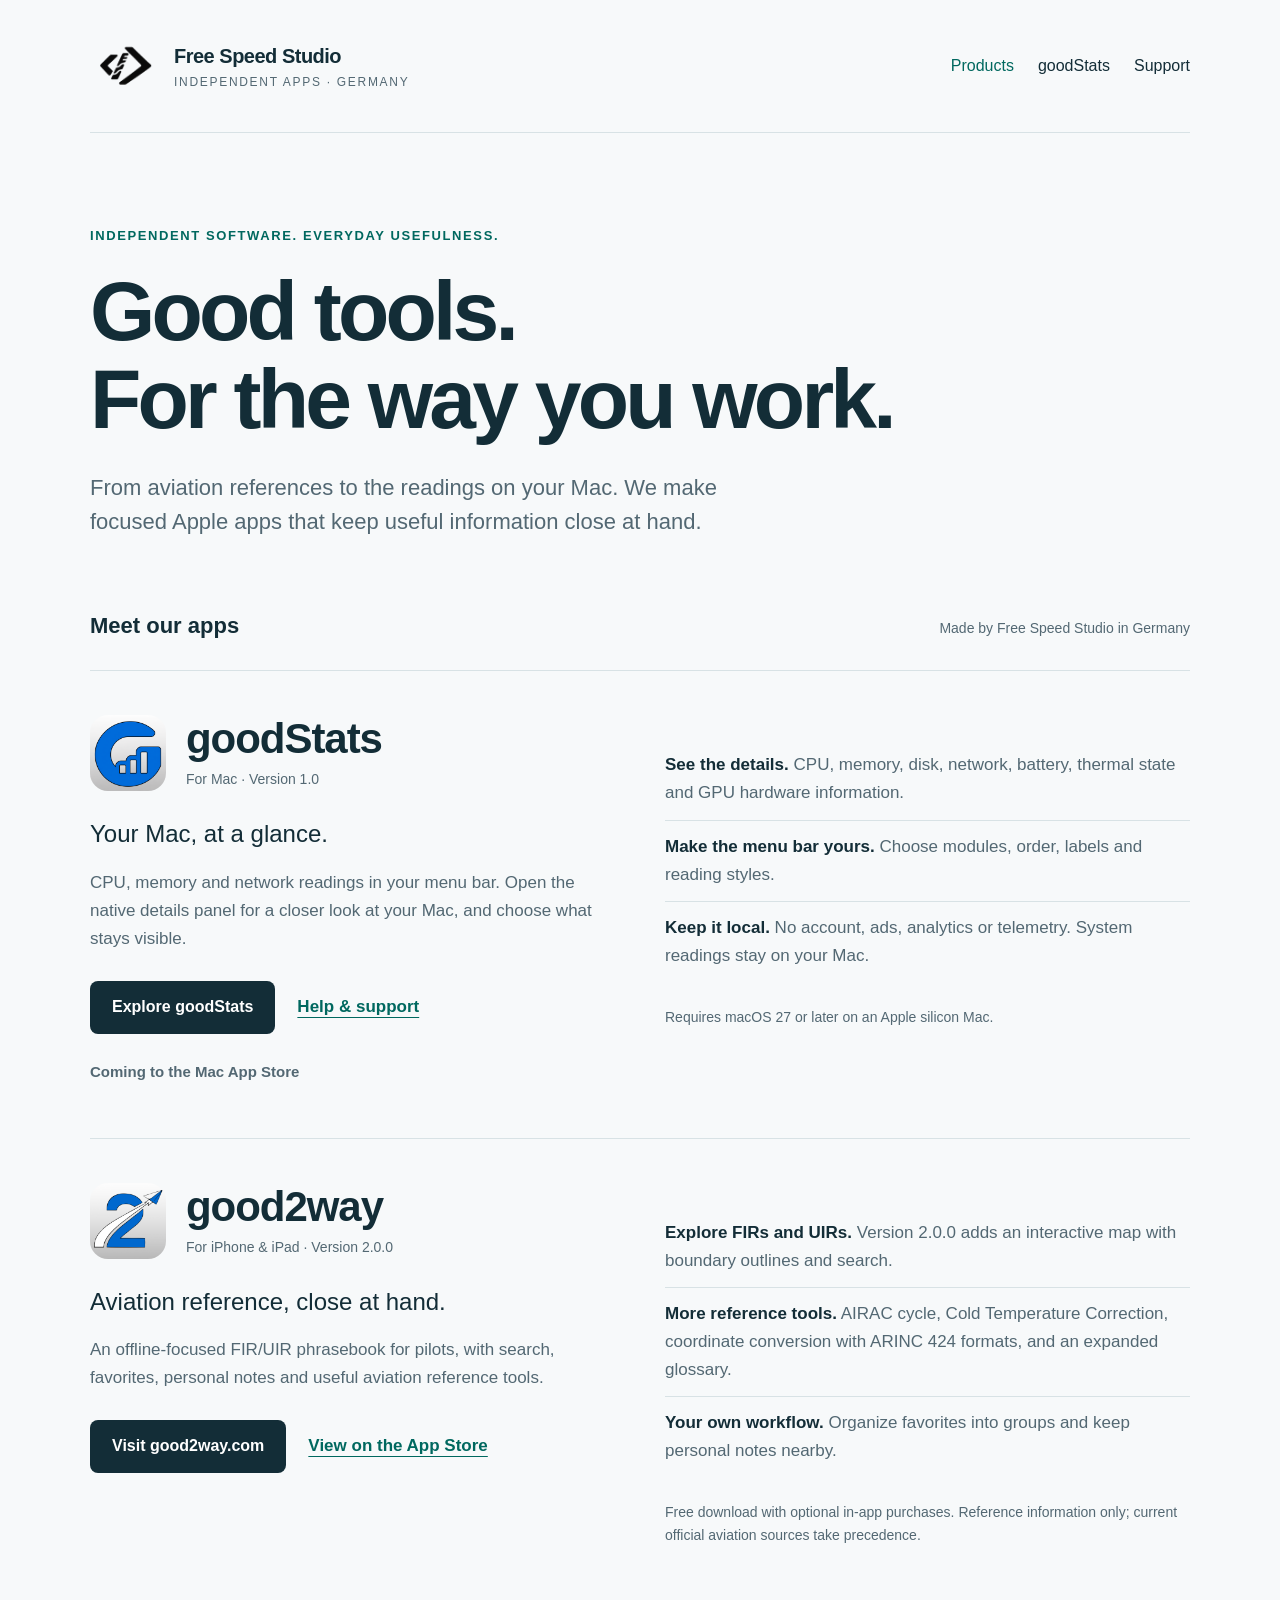
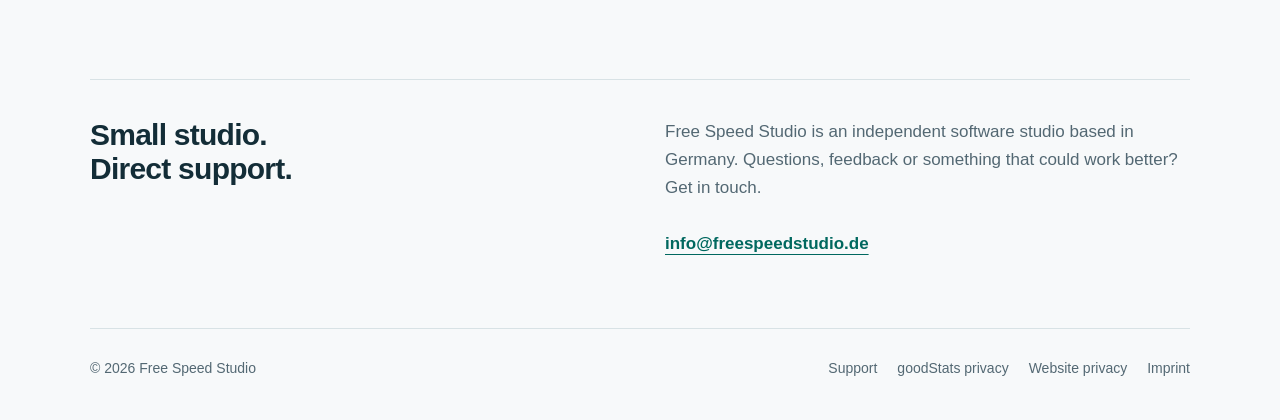
<file: index.html>
<!doctype html>
<html lang="en"><head><meta charset="utf-8"><meta name="viewport" content="width=device-width,initial-scale=1"><meta name="description" content="Independent apps from Free Speed Studio: good2way aviation reference for iPhone and iPad, and goodStats system monitoring for Mac."><meta name="color-scheme" content="light"><title>Free Speed Studio — good2way & goodStats</title><link rel="stylesheet" href="style.css"><link rel="icon" href="studio-logo.png" type="image/png"><link rel="canonical" href="https://freespeedstudio.de/"></head><body><a class="skip" href="#main">Skip to content</a><div class="wrap"><header class="header"><a class="brand" href="index.html"><img class="brand-logo" src="studio-logo.png" width="72" height="72" alt=""><span class="brand-text">Free Speed Studio<span class="brand-tagline">Independent apps · Germany</span></span></a><nav class="nav" aria-label="Main navigation"><a href="index.html#products" aria-current="page">Products</a><a href="goodstats.html">goodStats</a><a href="goodstats-support.html">Support</a></nav></header><main id="main">
<section class="hero"><p class="eyebrow">Independent software. Everyday usefulness.</p><h1>Good tools.<br>For the way you work.</h1><p class="lead">From aviation references to the readings on your Mac. We make focused Apple apps that keep useful information close at hand.</p></section>
<section class="products" id="products" aria-labelledby="products-title"><div class="intro-line"><h2 id="products-title">Meet our apps</h2><p>Made by Free Speed Studio in Germany</p></div>
<article class="product"><div><div class="product-title"><img class="icon" src="goodstats-icon.png" width="76" height="76" alt="goodStats app icon"><div><h2>goodStats</h2><p class="meta">For Mac · Version 1.0</p></div></div><p class="tagline">Your Mac, at a glance.</p><p>CPU, memory and network readings in your menu bar. Open the native details panel for a closer look at your Mac, and choose what stays visible.</p><div class="actions"><a class="button" href="goodstats.html">Explore goodStats</a><a class="text-link" href="goodstats-support.html">Help &amp; support</a></div><p class="status">Coming to the Mac App Store</p></div><div><ul class="feature-list"><li><strong>See the details.</strong> <span>CPU, memory, disk, network, battery, thermal state and GPU hardware information.</span></li><li><strong>Make the menu bar yours.</strong> <span>Choose modules, order, labels and reading styles.</span></li><li><strong>Keep it local.</strong> <span>No account, ads, analytics or telemetry. System readings stay on your Mac.</span></li></ul><p class="notice">Requires macOS 27 or later on an Apple silicon Mac.</p></div></article>
<article class="product"><div><div class="product-title"><img class="icon" src="good2way-icon.png" width="76" height="76" alt="good2way app icon"><div><h2>good2way</h2><p class="meta">For iPhone &amp; iPad · Version 2.0.0</p></div></div><p class="tagline">Aviation reference, close at hand.</p><p>An offline-focused FIR/UIR phrasebook for pilots, with search, favorites, personal notes and useful aviation reference tools.</p><div class="actions"><a class="button" href="https://good2way.com/">Visit good2way.com</a><a class="text-link" href="https://apps.apple.com/app/id6758906298">View on the App Store</a></div></div><div><ul class="feature-list"><li><strong>Explore FIRs and UIRs.</strong> <span>Version 2.0.0 adds an interactive map with boundary outlines and search.</span></li><li><strong>More reference tools.</strong> <span>AIRAC cycle, Cold Temperature Correction, coordinate conversion with ARINC 424 formats, and an expanded glossary.</span></li><li><strong>Your own workflow.</strong> <span>Organize favorites into groups and keep personal notes nearby.</span></li></ul><p class="notice">Free download with optional in-app purchases. Reference information only; current official aviation sources take precedence.</p></div></article></section>
<section class="studio-note"><h2>Small studio.<br>Direct support.</h2><div><p>Free Speed Studio is an independent software studio based in Germany. Questions, feedback or something that could work better? Get in touch.</p><div class="actions"><a class="text-link" href="mailto:info@freespeedstudio.de?subject=Free%20Speed%20Studio">info@freespeedstudio.de</a></div></div></section>
</main><footer class="footer"><p>© 2026 Free Speed Studio</p><nav aria-label="Footer navigation"><a href="goodstats-support.html">Support</a><a href="goodstats-privacy.html">goodStats privacy</a><a href="privacy.html">Website privacy</a><a href="imprint.html">Imprint</a></nav></footer></div></body></html>
</file>
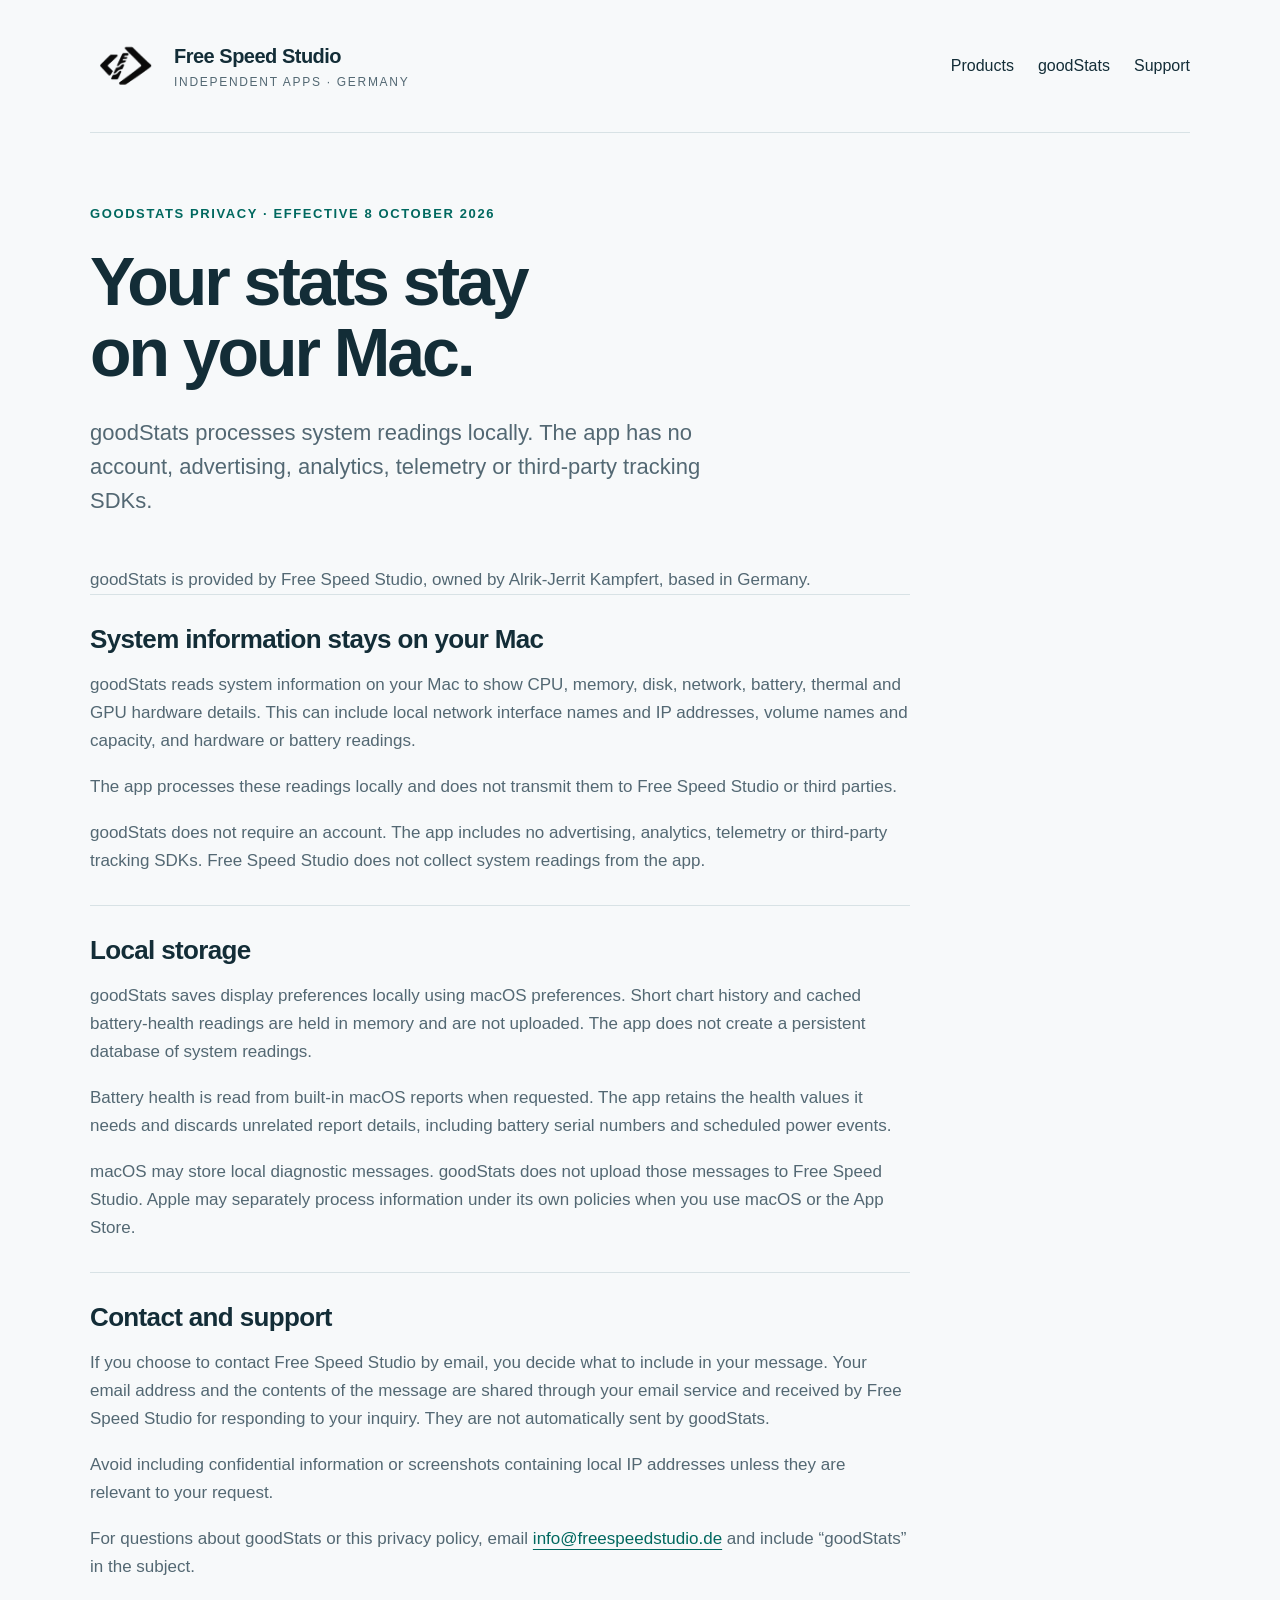
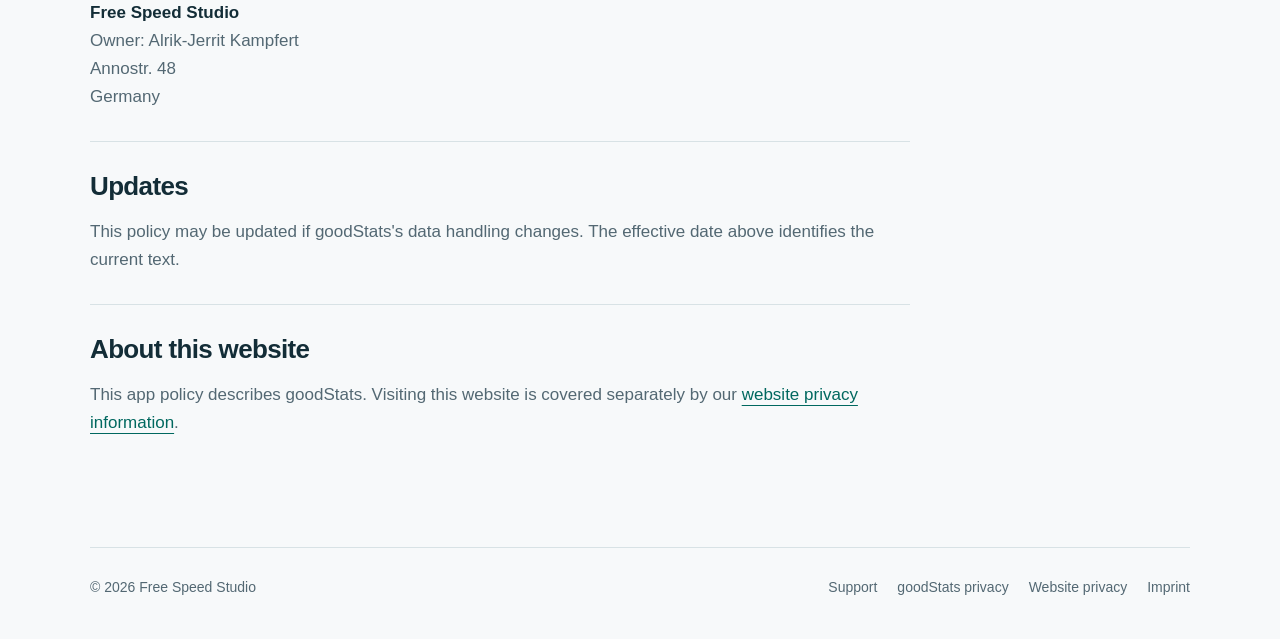
<file: goodstats-privacy.html>
<!doctype html>
<html lang="en"><head><meta charset="utf-8"><meta name="viewport" content="width=device-width,initial-scale=1"><meta name="description" content="goodStats processes system readings locally on your Mac. No account, advertising, analytics or telemetry."><meta name="color-scheme" content="light"><title>goodStats Privacy Policy — Free Speed Studio</title><link rel="stylesheet" href="style.css"><link rel="icon" href="studio-logo.png" type="image/png"><link rel="canonical" href="https://freespeedstudio.de/goodstats-privacy.html"></head><body><a class="skip" href="#main">Skip to content</a><div class="wrap"><header class="header"><a class="brand" href="index.html"><img class="brand-logo" src="studio-logo.png" width="72" height="72" alt=""><span class="brand-text">Free Speed Studio<span class="brand-tagline">Independent apps · Germany</span></span></a><nav class="nav" aria-label="Main navigation"><a href="index.html#products">Products</a><a href="goodstats.html">goodStats</a><a href="goodstats-support.html">Support</a></nav></header><main id="main"><div class="legal-hero"><p class="eyebrow">goodStats privacy · Effective 8 October 2026</p><h1>Your stats stay<br>on your Mac.</h1><p class="lead">goodStats processes system readings locally. The app has no account, advertising, analytics, telemetry or third-party tracking SDKs.</p></div><div class="article">
          <p class="provider">goodStats is provided by Free Speed Studio, owned by Alrik-Jerrit Kampfert, based in Germany.</p>
          <section id="local"><h2>System information stays on your Mac</h2><p>goodStats reads system information on your Mac to show CPU, memory, disk, network, battery, thermal and GPU hardware details. This can include local network interface names and IP addresses, volume names and capacity, and hardware or battery readings.</p><p>The app processes these readings locally and does not transmit them to Free Speed Studio or third parties.</p><p>goodStats does not require an account. The app includes no advertising, analytics, telemetry or third-party tracking SDKs. Free Speed Studio does not collect system readings from the app.</p></section>
          <section id="storage"><h2>Local storage</h2><p>goodStats saves display preferences locally using macOS preferences. Short chart history and cached battery-health readings are held in memory and are not uploaded. The app does not create a persistent database of system readings.</p><p>Battery health is read from built-in macOS reports when requested. The app retains the health values it needs and discards unrelated report details, including battery serial numbers and scheduled power events.</p><p>macOS may store local diagnostic messages. goodStats does not upload those messages to Free Speed Studio. Apple may separately process information under its own policies when you use macOS or the App Store.</p></section>
          <section id="contact"><h2>Contact and support</h2><p>If you choose to contact Free Speed Studio by email, you decide what to include in your message. Your email address and the contents of the message are shared through your email service and received by Free Speed Studio for responding to your inquiry. They are not automatically sent by goodStats.</p><p>Avoid including confidential information or screenshots containing local IP addresses unless they are relevant to your request.</p><p>For questions about goodStats or this privacy policy, email <a href="mailto:info@freespeedstudio.de?subject=goodStats%20%E2%80%94%20Privacy">info@freespeedstudio.de</a> and include “goodStats” in the subject.</p><p><strong>Free Speed Studio</strong><br>Owner: Alrik-Jerrit Kampfert<br>Annostr. 48<br>Germany</p></section>
          <section id="updates"><h2>Updates</h2><p>This policy may be updated if goodStats's data handling changes. The effective date above identifies the current text.</p></section><section><h2>About this website</h2><p>This app policy describes goodStats. Visiting this website is covered separately by our <a href="privacy.html">website privacy information</a>.</p></section></div></main><footer class="footer"><p>© 2026 Free Speed Studio</p><nav aria-label="Footer navigation"><a href="goodstats-support.html">Support</a><a href="goodstats-privacy.html">goodStats privacy</a><a href="privacy.html">Website privacy</a><a href="imprint.html">Imprint</a></nav></footer></div></body></html>
</file>
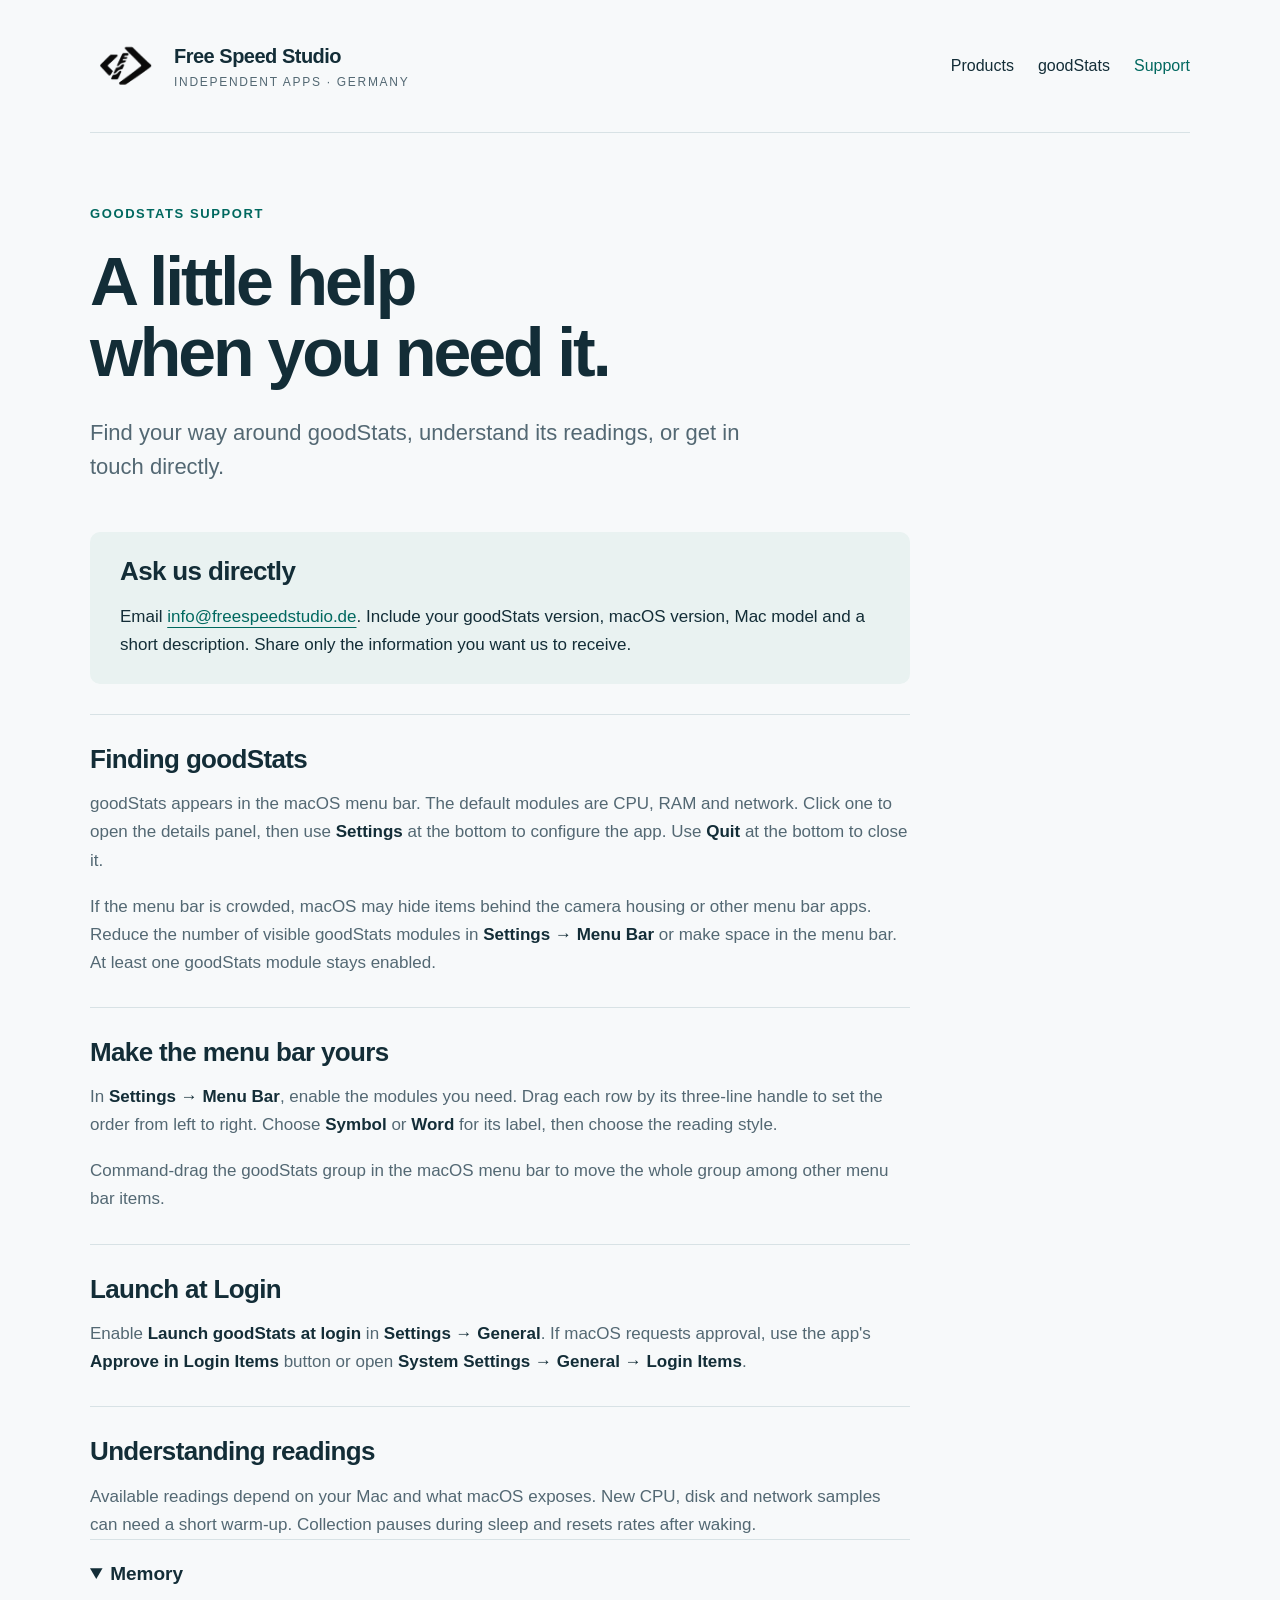
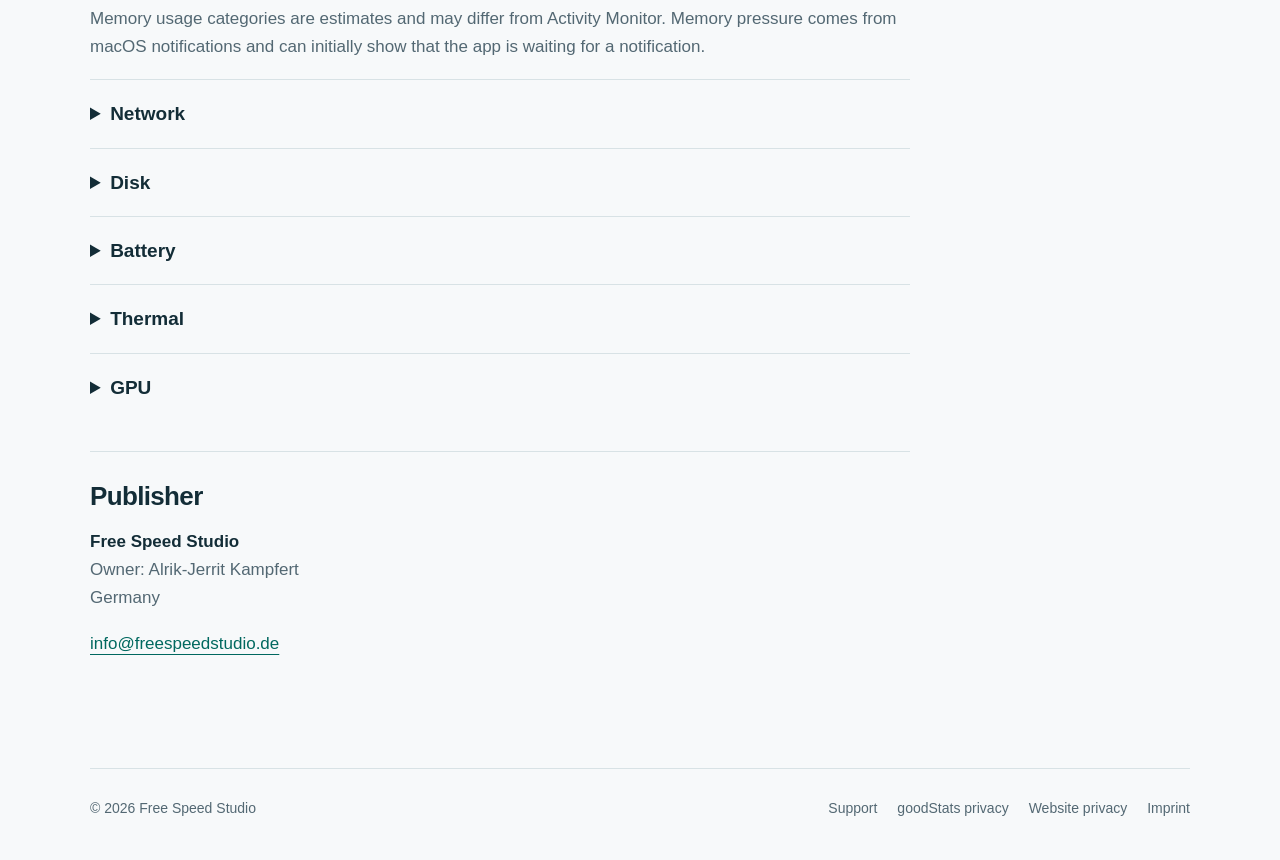
<file: goodstats-support.html>
<!doctype html>
<html lang="en"><head><meta charset="utf-8"><meta name="viewport" content="width=device-width,initial-scale=1"><meta name="description" content="Get help with goodStats: the menu bar, Settings, Launch at Login and system readings. Contact Free Speed Studio directly."><meta name="color-scheme" content="light"><title>goodStats Support — Free Speed Studio</title><link rel="stylesheet" href="style.css"><link rel="icon" href="studio-logo.png" type="image/png"><link rel="canonical" href="https://freespeedstudio.de/goodstats-support.html"></head><body><a class="skip" href="#main">Skip to content</a><div class="wrap"><header class="header"><a class="brand" href="index.html"><img class="brand-logo" src="studio-logo.png" width="72" height="72" alt=""><span class="brand-text">Free Speed Studio<span class="brand-tagline">Independent apps · Germany</span></span></a><nav class="nav" aria-label="Main navigation"><a href="index.html#products">Products</a><a href="goodstats.html">goodStats</a><a href="goodstats-support.html" aria-current="page">Support</a></nav></header><main id="main"><div class="legal-hero"><p class="eyebrow">goodStats support</p><h1>A little help<br>when you need it.</h1><p class="lead">Find your way around goodStats, understand its readings, or get in touch directly.</p></div><div class="article"><div class="callout"><h2>Ask us directly</h2><p>Email <a href="mailto:info@freespeedstudio.de?subject=goodStats%20Support">info@freespeedstudio.de</a>. Include your goodStats version, macOS version, Mac model and a short description. Share only the information you want us to receive.</p></div>
          <section id="finding"><h2>Finding goodStats</h2><p>goodStats appears in the macOS menu bar. The default modules are CPU, RAM and network. Click one to open the details panel, then use <strong>Settings</strong> at the bottom to configure the app. Use <strong>Quit</strong> at the bottom to close it.</p><p>If the menu bar is crowded, macOS may hide items behind the camera housing or other menu bar apps. Reduce the number of visible goodStats modules in <strong>Settings → Menu Bar</strong> or make space in the menu bar. At least one goodStats module stays enabled.</p></section>
          <section id="customizing"><h2>Make the menu bar yours</h2><p>In <strong>Settings → Menu Bar</strong>, enable the modules you need. Drag each row by its three-line handle to set the order from left to right. Choose <strong>Symbol</strong> or <strong>Word</strong> for its label, then choose the reading style.</p><p>Command-drag the goodStats group in the macOS menu bar to move the whole group among other menu bar items.</p></section>
          <section id="login"><h2>Launch at Login</h2><p>Enable <strong>Launch goodStats at login</strong> in <strong>Settings → General</strong>. If macOS requests approval, use the app's <strong>Approve in Login Items</strong> button or open <strong>System Settings → General → Login Items</strong>.</p></section>
          <section id="readings"><h2>Understanding readings</h2><p>Available readings depend on your Mac and what macOS exposes. New CPU, disk and network samples can need a short warm-up. Collection pauses during sleep and resets rates after waking.</p>
            <div class="readings">
              <details open><summary>Memory</summary><p>Memory usage categories are estimates and may differ from Activity Monitor. Memory pressure comes from macOS notifications and can initially show that the app is waiting for a notification.</p></details>
              <details><summary>Network</summary><p>Automatic network selection follows the primary route. Select a particular interface when you want its traffic, including a VPN interface. Received and sent totals are interface lifetime counters.</p><p>Network screenshots can show local IP addresses. Share only the information you want us to receive when contacting support.</p></details>
              <details><summary>Disk</summary><p>Disk space can differ from Finder because goodStats does not include Finder's purgeable-space estimate. APFS volumes may share capacity. Read and write activity represents physical drives where macOS exposes counters.</p></details>
              <details><summary>Battery</summary><p>Battery values depend on the Mac and readings made available by macOS. Battery health is cached for 30 minutes; use <strong>Refresh</strong> in the Battery panel to request a new reading. A Mac without an exposed battery may show no battery information.</p></details>
              <details><summary>Thermal</summary><p>Thermal state describes system thermal pressure, rather than temperature in degrees. General CPU/GPU/SSD temperatures and fan speed are unavailable.</p></details>
              <details><summary>GPU</summary><p>GPU shows hardware capabilities. It does not display system-wide GPU utilization or total GPU memory usage.</p></details>
            </div>
          </section>
          <section id="publisher"><h2>Publisher</h2><p><strong>Free Speed Studio</strong><br>Owner: Alrik-Jerrit Kampfert<br>Germany</p><p><a href="mailto:info@freespeedstudio.de?subject=goodStats%20%E2%80%94%20Support">info@freespeedstudio.de</a></p></section></div></main><footer class="footer"><p>© 2026 Free Speed Studio</p><nav aria-label="Footer navigation"><a href="goodstats-support.html">Support</a><a href="goodstats-privacy.html">goodStats privacy</a><a href="privacy.html">Website privacy</a><a href="imprint.html">Imprint</a></nav></footer></div></body></html>
</file>
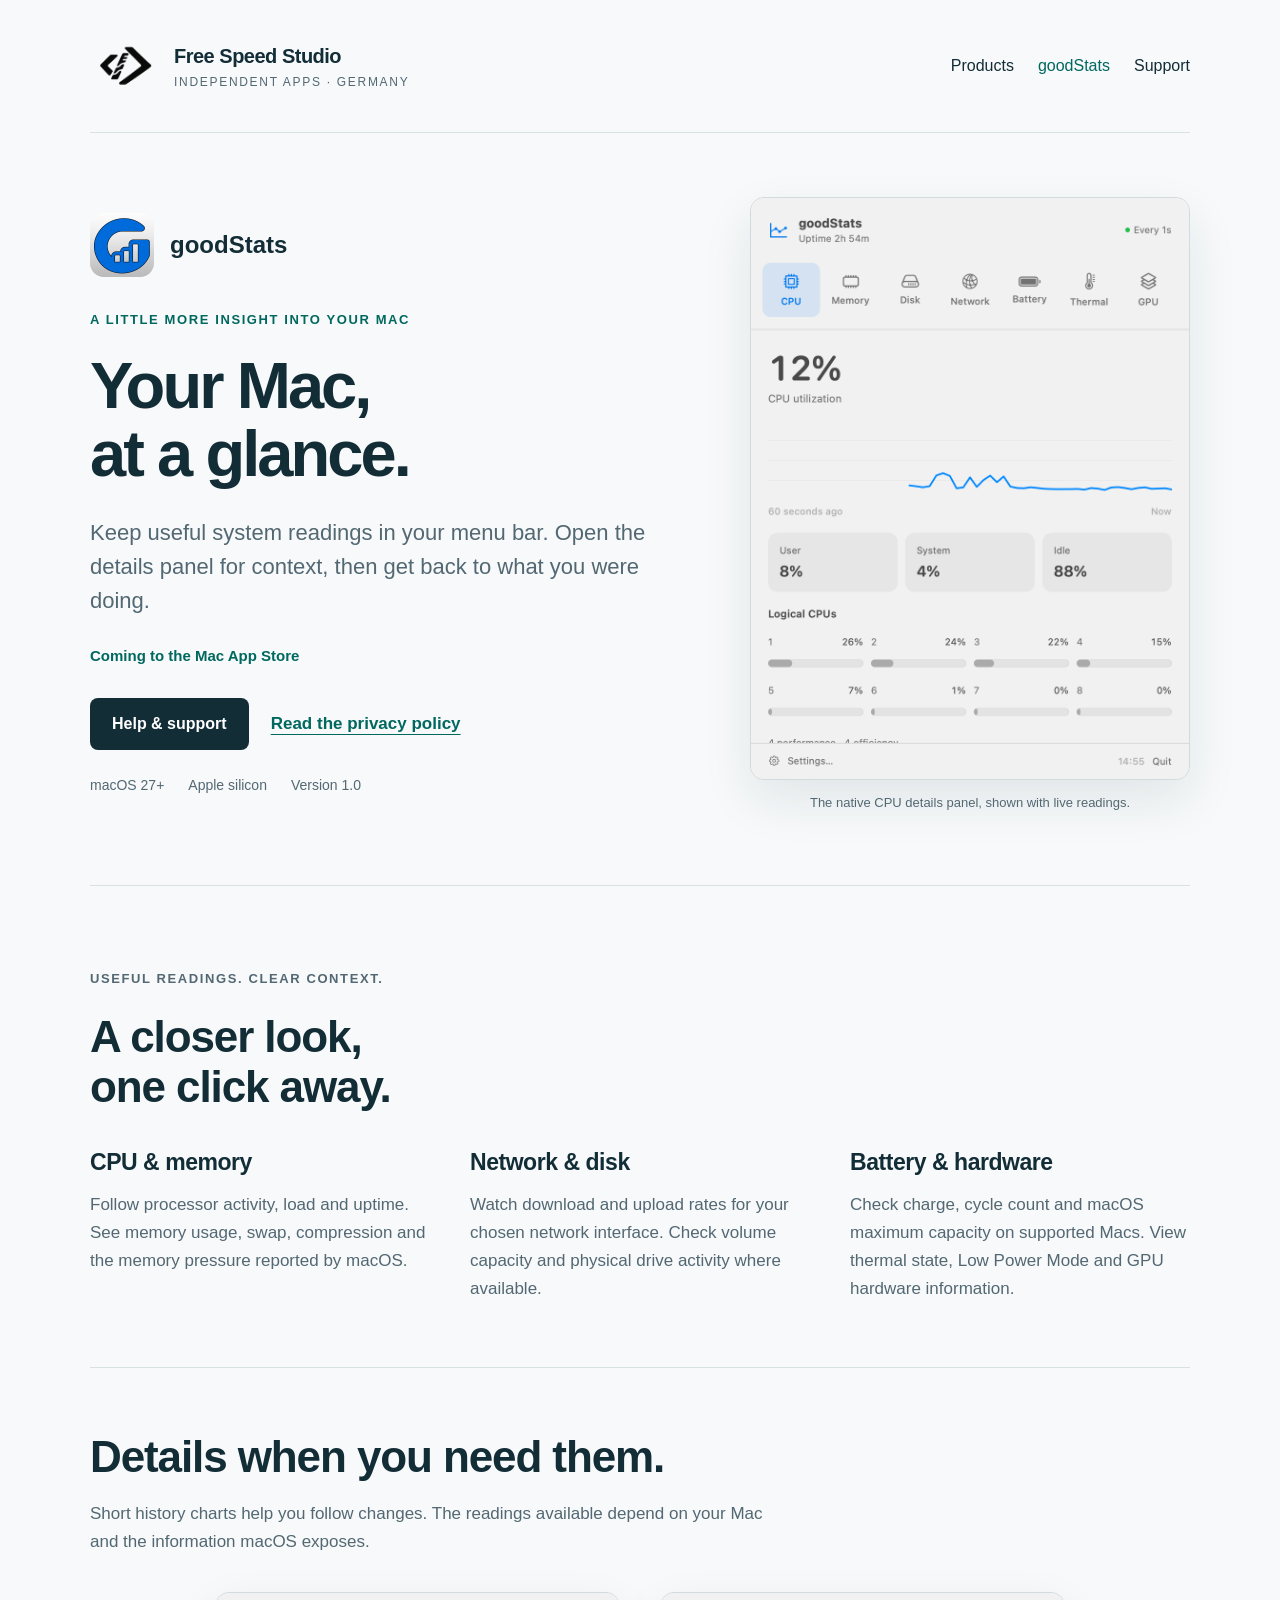
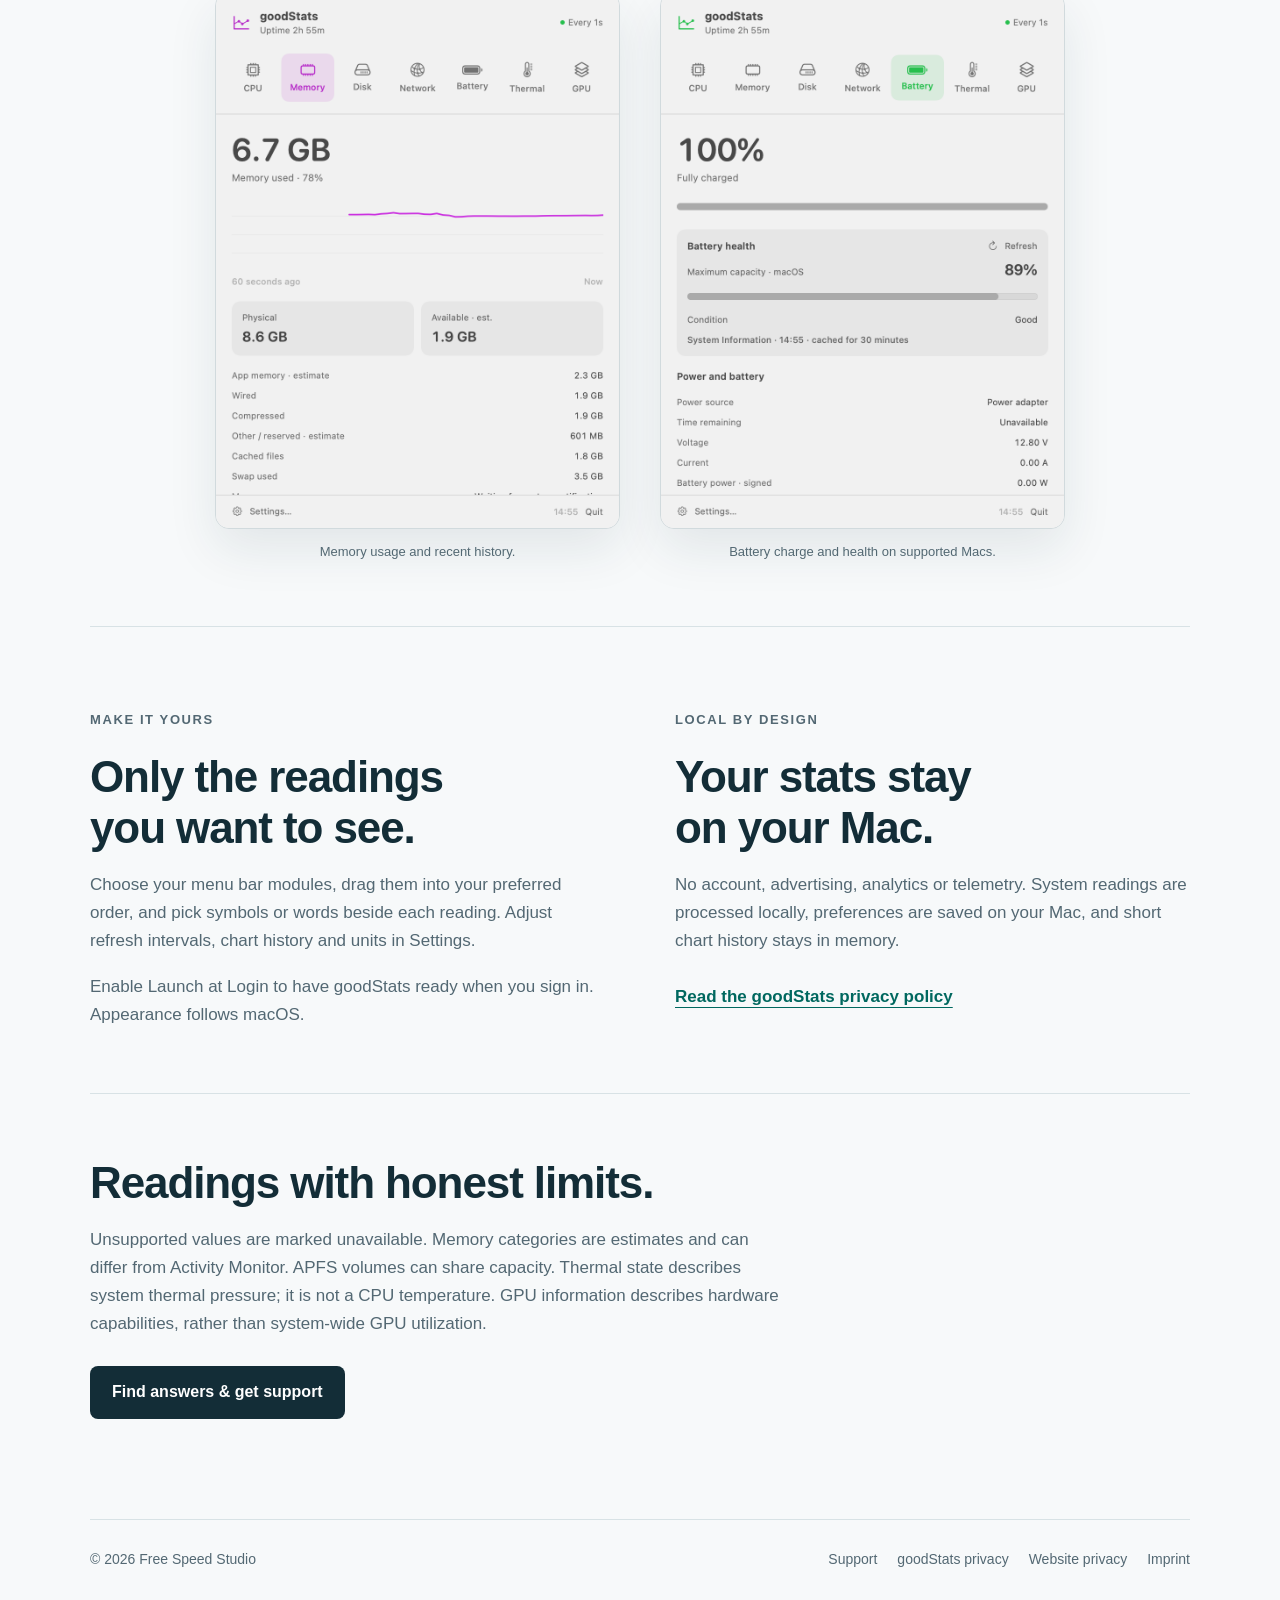
<file: goodstats.html>
<!doctype html>
<html lang="en"><head><meta charset="utf-8"><meta name="viewport" content="width=device-width,initial-scale=1"><meta name="description" content="goodStats puts CPU, memory and network readings in the Mac menu bar, with a native details panel and local processing."><meta name="color-scheme" content="light"><title>goodStats — Your Mac, at a glance</title><link rel="stylesheet" href="style.css"><link rel="icon" href="studio-logo.png" type="image/png"><link rel="canonical" href="https://freespeedstudio.de/goodstats.html"></head><body><a class="skip" href="#main">Skip to content</a><div class="wrap"><header class="header"><a class="brand" href="index.html"><img class="brand-logo" src="studio-logo.png" width="72" height="72" alt=""><span class="brand-text">Free Speed Studio<span class="brand-tagline">Independent apps · Germany</span></span></a><nav class="nav" aria-label="Main navigation"><a href="index.html#products">Products</a><a href="goodstats.html" aria-current="page">goodStats</a><a href="goodstats-support.html">Support</a></nav></header><main id="main">
<section class="product-hero"><div><div class="product-name"><img src="goodstats-icon.png" width="64" height="64" alt="">goodStats</div><p class="eyebrow">A little more insight into your Mac</p><h1>Your Mac,<br>at a glance.</h1><p class="lead">Keep useful system readings in your menu bar. Open the details panel for context, then get back to what you were doing.</p><p class="status">Coming to the Mac App Store</p><div class="actions"><a class="button" href="goodstats-support.html">Help &amp; support</a><a class="text-link" href="goodstats-privacy.html">Read the privacy policy</a></div><div class="facts"><span>macOS 27+</span><span>Apple silicon</span><span>Version 1.0</span></div></div><figure class="figure"><img class="panel" src="goodstats-cpu.png" width="920" height="1220" alt="goodStats CPU detail view with utilization history and per-core activity"><figcaption>The native CPU details panel, shown with live readings.</figcaption></figure></section>
<section class="section"><div class="section-heading"><p class="eyebrow">Useful readings. Clear context.</p><h2>A closer look,<br>one click away.</h2></div><div class="grid"><article><h3>CPU &amp; memory</h3><p>Follow processor activity, load and uptime. See memory usage, swap, compression and the memory pressure reported by macOS.</p></article><article><h3>Network &amp; disk</h3><p>Watch download and upload rates for your chosen network interface. Check volume capacity and physical drive activity where available.</p></article><article><h3>Battery &amp; hardware</h3><p>Check charge, cycle count and macOS maximum capacity on supported Macs. View thermal state, Low Power Mode and GPU hardware information.</p></article></div></section>
<section class="section"><div class="section-heading"><h2>Details when you need them.</h2><p>Short history charts help you follow changes. The readings available depend on your Mac and the information macOS exposes.</p></div><div class="screens"><figure class="figure"><img class="panel" src="goodstats-memory.png" width="920" height="1220" loading="lazy" alt="goodStats memory panel with memory history, usage and capacity"><figcaption>Memory usage and recent history.</figcaption></figure><figure class="figure"><img class="panel" src="goodstats-battery.png" width="920" height="1220" loading="lazy" alt="goodStats battery panel with charge, charging state and battery health"><figcaption>Battery charge and health on supported Macs.</figcaption></figure></div></section>
<section class="section split"><div><p class="eyebrow">Make it yours</p><h2>Only the readings<br>you want to see.</h2><p>Choose your menu bar modules, drag them into your preferred order, and pick symbols or words beside each reading. Adjust refresh intervals, chart history and units in Settings.</p><p>Enable Launch at Login to have goodStats ready when you sign in. Appearance follows macOS.</p></div><div><p class="eyebrow">Local by design</p><h2>Your stats stay<br>on your Mac.</h2><p>No account, advertising, analytics or telemetry. System readings are processed locally, preferences are saved on your Mac, and short chart history stays in memory.</p><div class="actions"><a class="text-link" href="goodstats-privacy.html">Read the goodStats privacy policy</a></div></div></section>
<section class="section"><div class="section-heading"><h2>Readings with honest limits.</h2><p>Unsupported values are marked unavailable. Memory categories are estimates and can differ from Activity Monitor. APFS volumes can share capacity. Thermal state describes system thermal pressure; it is not a CPU temperature. GPU information describes hardware capabilities, rather than system-wide GPU utilization.</p><div class="actions"><a class="button" href="goodstats-support.html">Find answers &amp; get support</a></div></div></section>
</main><footer class="footer"><p>© 2026 Free Speed Studio</p><nav aria-label="Footer navigation"><a href="goodstats-support.html">Support</a><a href="goodstats-privacy.html">goodStats privacy</a><a href="privacy.html">Website privacy</a><a href="imprint.html">Imprint</a></nav></footer></div></body></html>
</file>
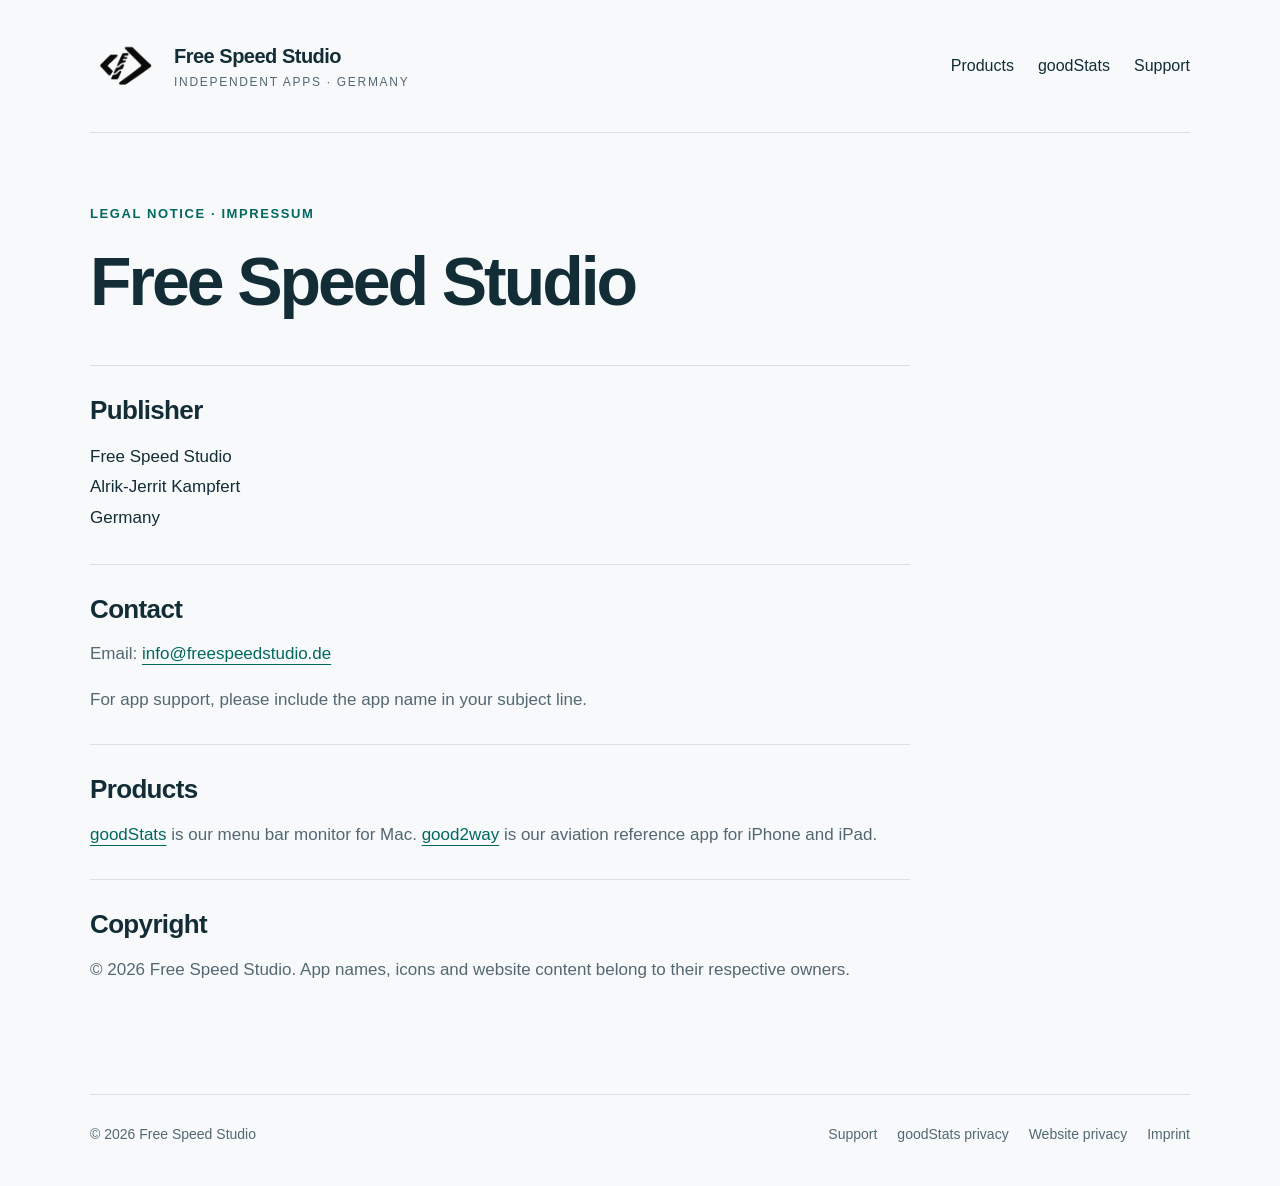
<file: imprint.html>
<!doctype html>
<html lang="en"><head><meta charset="utf-8"><meta name="viewport" content="width=device-width,initial-scale=1"><meta name="description" content="Publisher and contact details for Free Speed Studio in Germany."><meta name="color-scheme" content="light"><title>Imprint — Free Speed Studio</title><link rel="stylesheet" href="style.css"><link rel="icon" href="studio-logo.png" type="image/png"><link rel="canonical" href="https://freespeedstudio.de/imprint.html"></head><body><a class="skip" href="#main">Skip to content</a><div class="wrap"><header class="header"><a class="brand" href="index.html"><img class="brand-logo" src="studio-logo.png" width="72" height="72" alt=""><span class="brand-text">Free Speed Studio<span class="brand-tagline">Independent apps · Germany</span></span></a><nav class="nav" aria-label="Main navigation"><a href="index.html#products">Products</a><a href="goodstats.html">goodStats</a><a href="goodstats-support.html">Support</a></nav></header><main id="main"><div class="legal-hero"><p class="eyebrow">Legal notice · Impressum</p><h1>Free Speed Studio</h1></div><div class="article"><section><h2>Publisher</h2><address class="address">Free Speed Studio<br>Alrik-Jerrit Kampfert<br>Germany</address></section><section><h2>Contact</h2><p>Email: <a href="mailto:info@freespeedstudio.de">info@freespeedstudio.de</a></p><p>For app support, please include the app name in your subject line.</p></section><section><h2>Products</h2><p><a href="goodstats.html">goodStats</a> is our menu bar monitor for Mac. <a href="https://good2way.com/">good2way</a> is our aviation reference app for iPhone and iPad.</p></section><section><h2>Copyright</h2><p>© 2026 Free Speed Studio. App names, icons and website content belong to their respective owners.</p></section></div></main><footer class="footer"><p>© 2026 Free Speed Studio</p><nav aria-label="Footer navigation"><a href="goodstats-support.html">Support</a><a href="goodstats-privacy.html">goodStats privacy</a><a href="privacy.html">Website privacy</a><a href="imprint.html">Imprint</a></nav></footer></div></body></html>
</file>
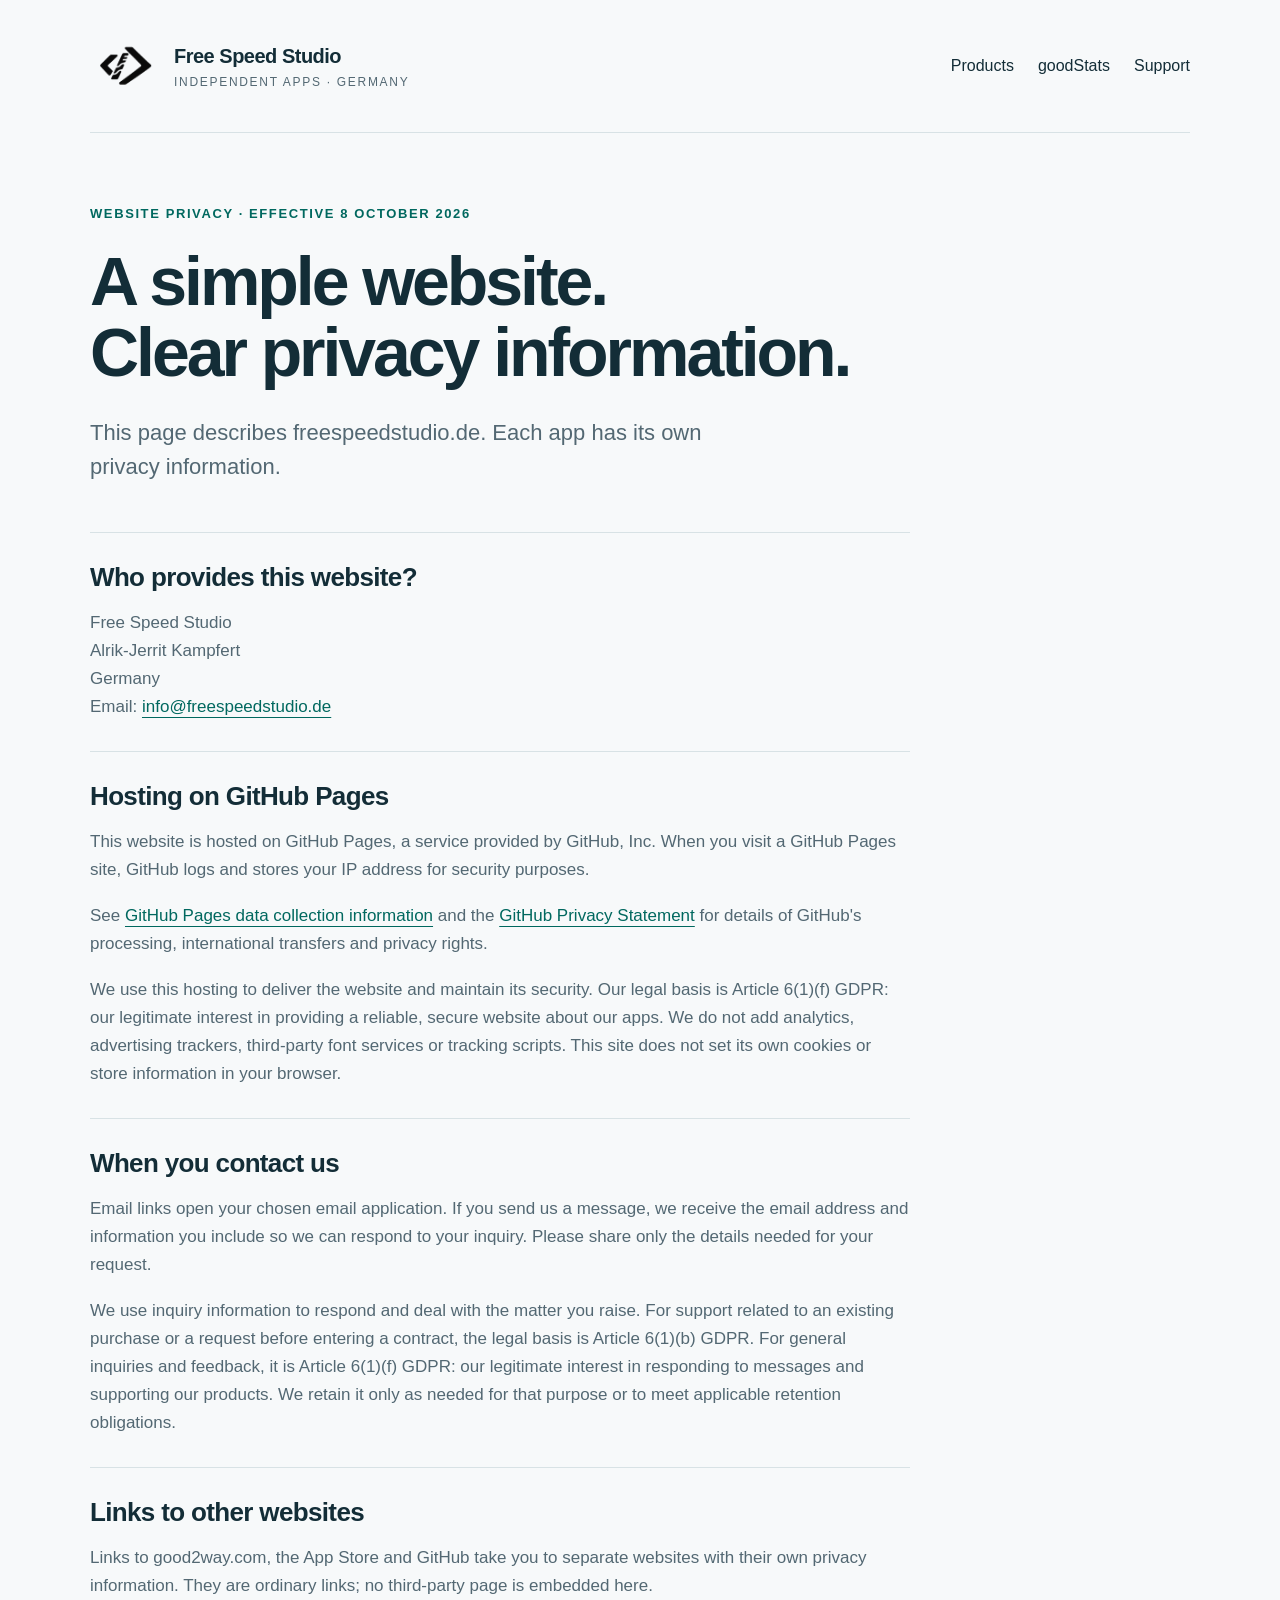
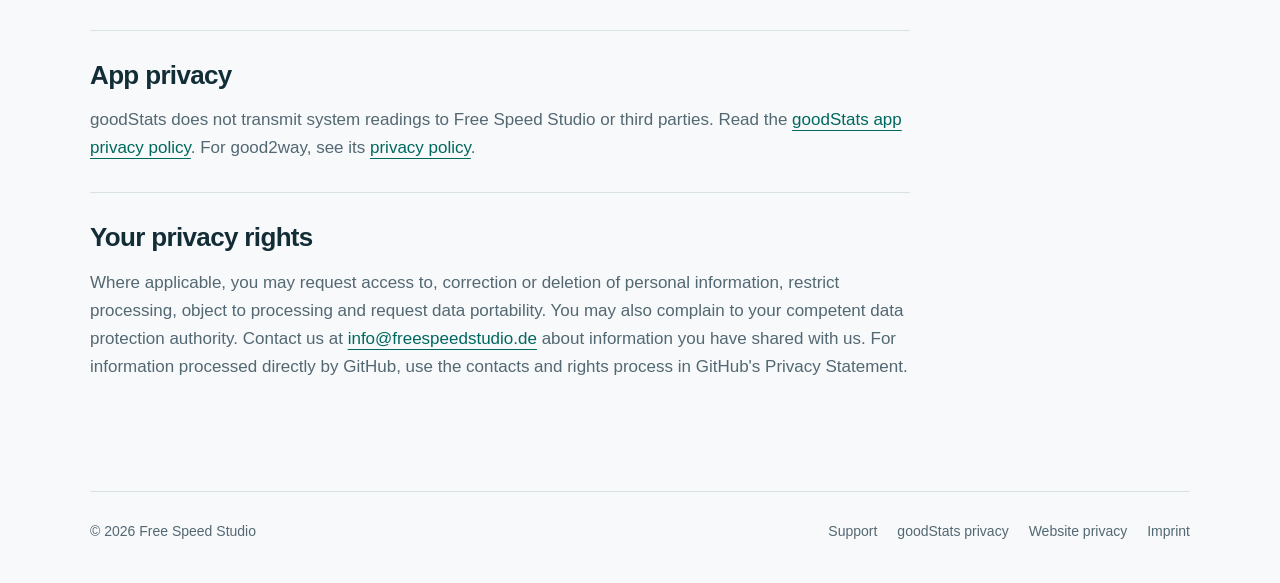
<file: privacy.html>
<!doctype html>
<html lang="en"><head><meta charset="utf-8"><meta name="viewport" content="width=device-width,initial-scale=1"><meta name="description" content="Privacy information for the Free Speed Studio website, hosted on GitHub Pages without added analytics or advertising trackers."><meta name="color-scheme" content="light"><title>Website Privacy — Free Speed Studio</title><link rel="stylesheet" href="style.css"><link rel="icon" href="studio-logo.png" type="image/png"><link rel="canonical" href="https://freespeedstudio.de/privacy.html"></head><body><a class="skip" href="#main">Skip to content</a><div class="wrap"><header class="header"><a class="brand" href="index.html"><img class="brand-logo" src="studio-logo.png" width="72" height="72" alt=""><span class="brand-text">Free Speed Studio<span class="brand-tagline">Independent apps · Germany</span></span></a><nav class="nav" aria-label="Main navigation"><a href="index.html#products">Products</a><a href="goodstats.html">goodStats</a><a href="goodstats-support.html">Support</a></nav></header><main id="main"><div class="legal-hero"><p class="eyebrow">Website privacy · Effective 8 October 2026</p><h1>A simple website.<br>Clear privacy information.</h1><p class="lead">This page describes freespeedstudio.de. Each app has its own privacy information.</p></div><div class="article"><section><h2>Who provides this website?</h2><p>Free Speed Studio<br>Alrik-Jerrit Kampfert<br>Germany<br>Email: <a href="mailto:info@freespeedstudio.de">info@freespeedstudio.de</a></p></section><section><h2>Hosting on GitHub Pages</h2><p>This website is hosted on GitHub Pages, a service provided by GitHub, Inc. When you visit a GitHub Pages site, GitHub logs and stores your IP address for security purposes.</p><p>See <a href="https://docs.github.com/en/pages/getting-started-with-github-pages/what-is-github-pages#data-collection">GitHub Pages data collection information</a> and the <a href="https://docs.github.com/en/site-policy/privacy-policies/github-general-privacy-statement">GitHub Privacy Statement</a> for details of GitHub's processing, international transfers and privacy rights.</p><p>We use this hosting to deliver the website and maintain its security. Our legal basis is Article 6(1)(f) GDPR: our legitimate interest in providing a reliable, secure website about our apps. We do not add analytics, advertising trackers, third-party font services or tracking scripts. This site does not set its own cookies or store information in your browser.</p></section><section><h2>When you contact us</h2><p>Email links open your chosen email application. If you send us a message, we receive the email address and information you include so we can respond to your inquiry. Please share only the details needed for your request.</p><p>We use inquiry information to respond and deal with the matter you raise. For support related to an existing purchase or a request before entering a contract, the legal basis is Article 6(1)(b) GDPR. For general inquiries and feedback, it is Article 6(1)(f) GDPR: our legitimate interest in responding to messages and supporting our products. We retain it only as needed for that purpose or to meet applicable retention obligations.</p></section><section><h2>Links to other websites</h2><p>Links to good2way.com, the App Store and GitHub take you to separate websites with their own privacy information. They are ordinary links; no third-party page is embedded here.</p></section><section><h2>App privacy</h2><p>goodStats does not transmit system readings to Free Speed Studio or third parties. Read the <a href="goodstats-privacy.html">goodStats app privacy policy</a>. For good2way, see its <a href="https://good2way.com/privacy.html">privacy policy</a>.</p></section><section><h2>Your privacy rights</h2><p>Where applicable, you may request access to, correction or deletion of personal information, restrict processing, object to processing and request data portability. You may also complain to your competent data protection authority. Contact us at <a href="mailto:info@freespeedstudio.de?subject=Website%20Privacy">info@freespeedstudio.de</a> about information you have shared with us. For information processed directly by GitHub, use the contacts and rights process in GitHub's Privacy Statement.</p></section></div></main><footer class="footer"><p>© 2026 Free Speed Studio</p><nav aria-label="Footer navigation"><a href="goodstats-support.html">Support</a><a href="goodstats-privacy.html">goodStats privacy</a><a href="privacy.html">Website privacy</a><a href="imprint.html">Imprint</a></nav></footer></div></body></html>
</file>
<file: style.css>
:root{color-scheme:light;--ink:#132d37;--muted:#536873;--accent:#00685f;--line:#d8e2e5;--paper:#f7f9fa;--white:#fff;--blue:#0666c6}
*{box-sizing:border-box}html{scroll-behavior:smooth;scroll-padding-top:32px}body{margin:0;background:var(--paper);color:var(--ink);font:17px/1.65 -apple-system,BlinkMacSystemFont,"Segoe UI",sans-serif}a{color:var(--accent);text-underline-offset:5px}a:hover{text-decoration-thickness:2px}a:focus-visible,summary:focus-visible{outline:3px solid var(--blue);outline-offset:5px}img{max-width:100%;height:auto}h1,h2,h3,p{margin:0}h1{font-size:clamp(44px,6.6vw,84px);line-height:1.04;letter-spacing:-.045em;font-weight:730}h2{font-size:clamp(30px,4vw,44px);line-height:1.14;letter-spacing:-.025em}h3{font-size:23px;line-height:1.25;letter-spacing:-.02em}p+p{margin-top:18px}.wrap{max-width:1180px;margin:auto;padding:0 40px}.skip{position:absolute;top:-100px;left:20px;padding:10px 18px;background:white;z-index:3}.skip:focus{top:14px}.header{display:flex;justify-content:space-between;align-items:center;gap:24px;padding:30px 0;border-bottom:1px solid var(--line)}.brand{display:flex;align-items:center;gap:12px;font-size:20px;font-weight:720;color:var(--ink);text-decoration:none;letter-spacing:-.5px}.brand-logo{display:block;width:72px;height:72px;flex-shrink:0;object-fit:contain}.brand-text{display:block}.brand-tagline{display:block;font-size:12px;font-weight:500;letter-spacing:1.7px;color:var(--muted);text-transform:uppercase}.nav{display:flex;flex-wrap:wrap;gap:24px;font-size:16px}.nav a{color:var(--ink);text-decoration:none}.nav a:hover,.nav a[aria-current]{color:var(--accent)}.hero{padding:92px 0 74px}.eyebrow{font-size:13px;text-transform:uppercase;letter-spacing:1.6px;font-weight:700;color:var(--accent);margin-bottom:22px}.lead{font-size:22px;line-height:1.55;color:var(--muted);max-width:650px;margin-top:28px}.intro-line{display:flex;justify-content:space-between;align-items:baseline;gap:24px;margin-bottom:30px}.intro-line h2{font-size:22px;letter-spacing:0}.intro-line p{font-size:14px;color:var(--muted)}.products{padding-bottom:80px}.product{display:grid;grid-template-columns:1fr 1fr;gap:50px;border-top:1px solid var(--line);padding:44px 0 52px}.product-title{display:flex;gap:20px;align-items:center;margin-bottom:26px}.icon{width:76px;height:76px;border-radius:18px;flex-shrink:0}.product-title h2{font-size:42px}.meta{font-size:14px;color:var(--muted);margin-top:5px}.product p{color:var(--muted);max-width:530px}.product .tagline{font-size:24px;line-height:1.4;color:var(--ink);margin-bottom:18px}.actions{display:flex;flex-wrap:wrap;gap:16px 22px;align-items:center;margin-top:28px}.button{display:inline-block;background:var(--ink);color:white;text-decoration:none;padding:13px 22px;border-radius:8px;font-size:16px;font-weight:650}.button:hover{background:var(--accent)}.text-link{font-weight:600}.feature-list{padding:0;margin:24px 0 0;list-style:none}.feature-list li{padding:12px 0;border-bottom:1px solid var(--line)}.feature-list li:last-child{border:0}.feature-list strong{font-weight:650}.feature-list span{color:var(--muted)}.notice{font-size:14px;color:var(--muted);margin-top:24px}.studio-note{border-top:1px solid var(--line);padding:38px 0 70px;display:grid;grid-template-columns:1fr 1fr;gap:50px}.studio-note h2{font-size:30px}.studio-note p{color:var(--muted)}.footer{display:flex;justify-content:space-between;align-items:flex-start;gap:24px;padding:28px 0 40px;border-top:1px solid var(--line);font-size:14px;color:var(--muted)}.footer nav{display:flex;flex-wrap:wrap;gap:20px}.footer a{color:var(--muted);text-decoration:none}.product-hero{display:grid;grid-template-columns:1fr 440px;gap:74px;align-items:center;padding:64px 0 72px}.product-hero h1{font-size:clamp(44px,5.2vw,65px)}.product-name{display:flex;align-items:center;gap:16px;font-size:24px;font-weight:650;margin-bottom:32px}.product-name img{width:64px;height:64px;border-radius:14px}.panel{display:block;width:100%;border:1px solid #d1dadd;border-radius:14px;box-shadow:0 20px 50px #16384518;background:#f0f0f0}.figure{margin:0}.figure figcaption{font-size:13px;color:var(--muted);margin-top:12px;text-align:center}.facts{display:flex;flex-wrap:wrap;gap:12px 24px;font-size:14px;color:var(--muted);margin-top:24px}.section{padding:64px 0;border-top:1px solid var(--line)}.section-heading{max-width:690px;margin-bottom:36px}.section-heading p{color:var(--muted);margin-top:18px}.grid{display:grid;grid-template-columns:repeat(3,1fr);gap:40px}.grid h3{margin-bottom:14px}.grid p{color:var(--muted)}.screens{display:grid;grid-template-columns:1fr 1fr;gap:40px;max-width:850px;margin:auto}.split{display:grid;grid-template-columns:1fr 1fr;gap:70px}.split p{color:var(--muted);margin-top:18px}.legal-hero{max-width:850px;padding:70px 0 48px}.legal-hero h1{font-size:clamp(42px,6vw,68px)}.article{max-width:820px;padding-bottom:80px}.article section{padding:30px 0;border-top:1px solid var(--line)}.article h2{font-size:26px;margin-bottom:16px}.article h3{font-size:20px;margin:24px 0 12px}.article p,.article li{color:var(--muted)}.article ul{padding-left:24px}.article strong{color:var(--ink)}.callout{padding:25px 30px;background:#e9f2f1;border-radius:10px;margin-bottom:30px}.callout p{color:var(--ink)}details{border-top:1px solid var(--line);padding:18px 0}summary{cursor:pointer;font-size:19px;font-weight:650}details p{margin-top:16px}.status{display:inline-block;color:var(--accent);font-size:15px;font-weight:650;margin-top:26px}.address{font-style:normal;line-height:1.8}.page404{padding:100px 0}
@media(max-width:900px){.product-hero{grid-template-columns:1fr 360px;gap:40px}.grid{gap:25px}.product{gap:35px}}
@media(max-width:760px){.wrap{padding:0 24px}.header{padding:22px 0;align-items:flex-start}.nav{gap:12px 18px;font-size:14px;justify-content:flex-end}.brand{font-size:18px;flex-shrink:0}.brand-logo{width:64px;height:64px}.brand-tagline{font-size:10px}.hero{padding:58px 0 50px}.lead{font-size:20px}.product,.studio-note,.split{grid-template-columns:1fr;gap:28px}.product{padding:32px 0 38px}.product-title h2{font-size:36px}.product-hero{grid-template-columns:1fr;gap:40px;padding:42px 0 50px}.product-hero .figure{max-width:440px;justify-self:center}.grid{grid-template-columns:1fr;gap:28px}.screens{gap:18px}.section{padding:44px 0}.footer{flex-direction:column;gap:18px}.legal-hero{padding:50px 0 36px}.intro-line{flex-wrap:wrap;gap:8px}.product .tagline{font-size:22px}.studio-note{padding-bottom:48px}}
@media(max-width:600px){.header{flex-direction:column;gap:18px}.nav{justify-content:flex-start}}
@media(max-width:440px){.header{flex-direction:column;gap:18px}.nav{justify-content:flex-start}.screens{grid-template-columns:1fr;gap:30px}.wrap{padding:0 20px}.icon{width:64px;height:64px}.product-title{gap:16px}.facts{gap:7px 16px}.callout{padding:22px}.lead{font-size:19px}}
@media(prefers-reduced-motion:reduce){html{scroll-behavior:auto}}@media print{body{background:white}.nav,.actions,.skip,.footer nav{display:none}.article{max-width:none}.hero,.legal-hero{padding-top:30px}.panel{box-shadow:none}}
</file>
